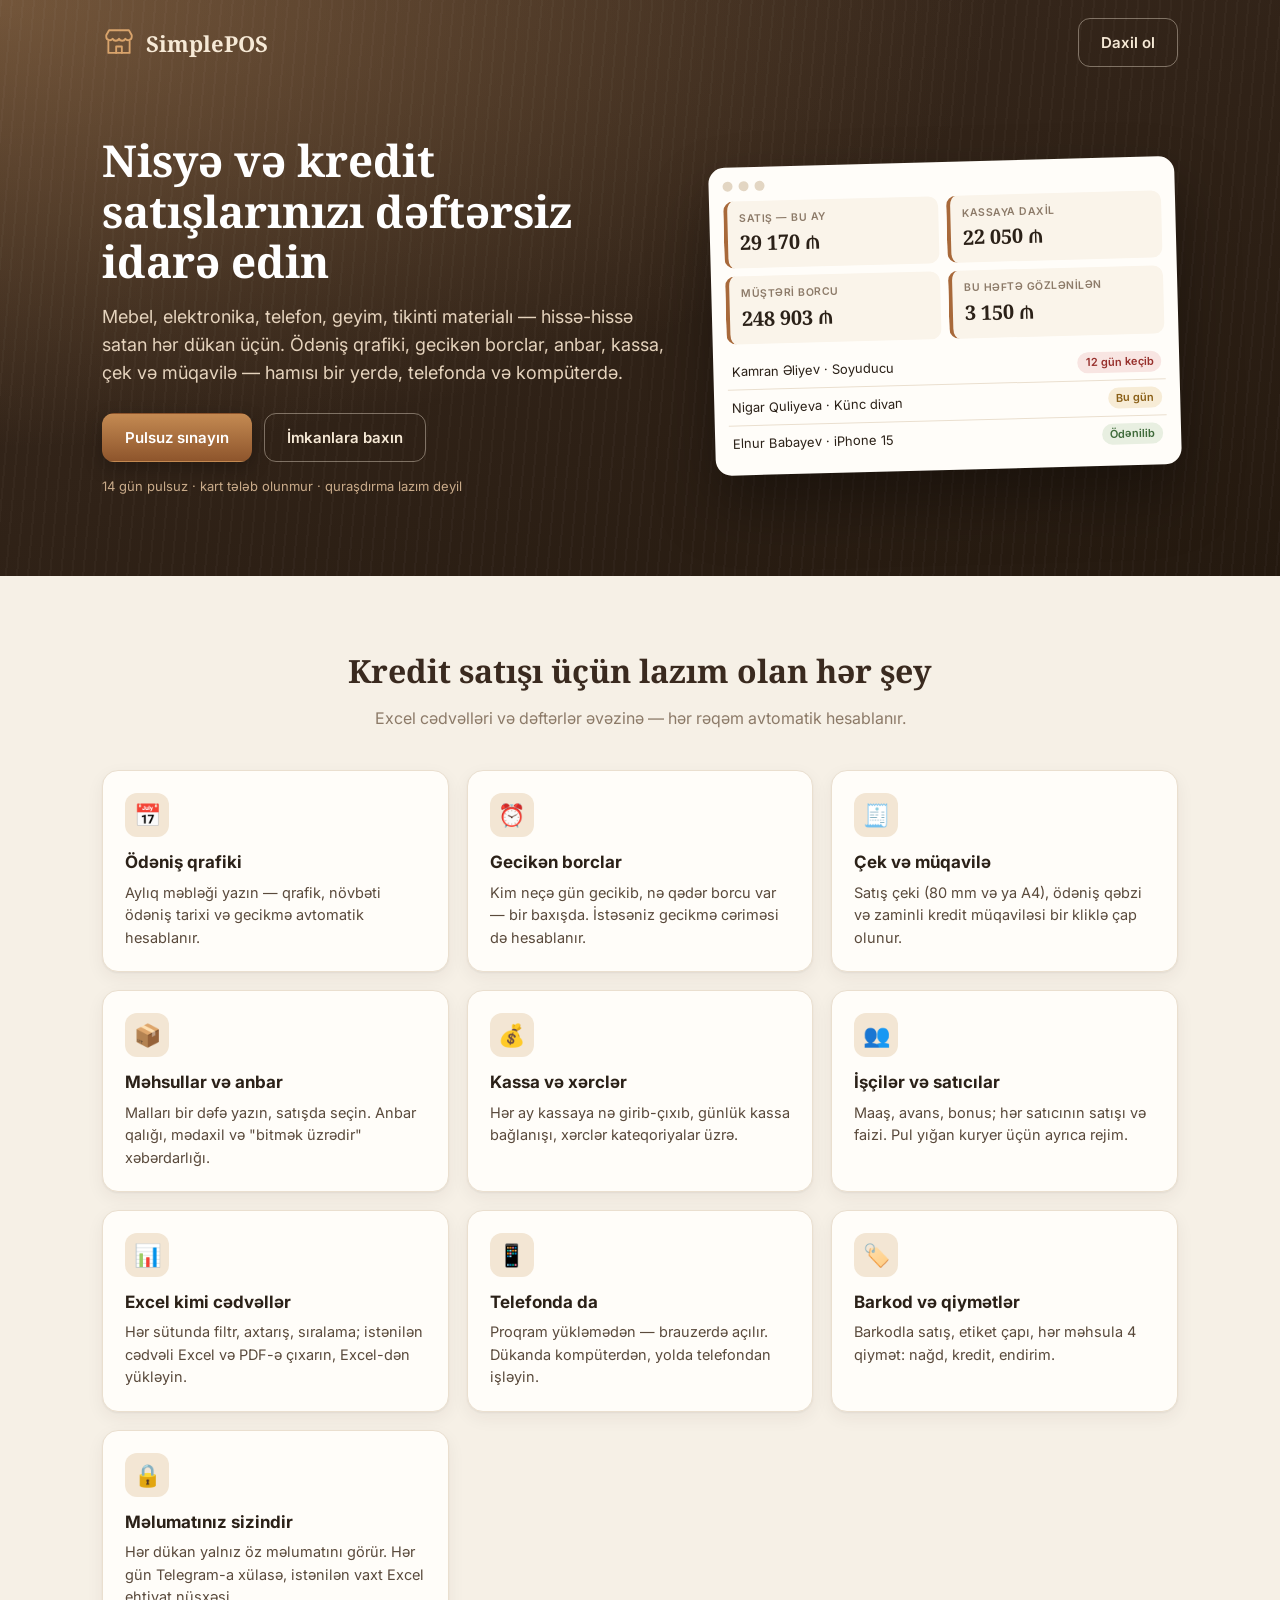
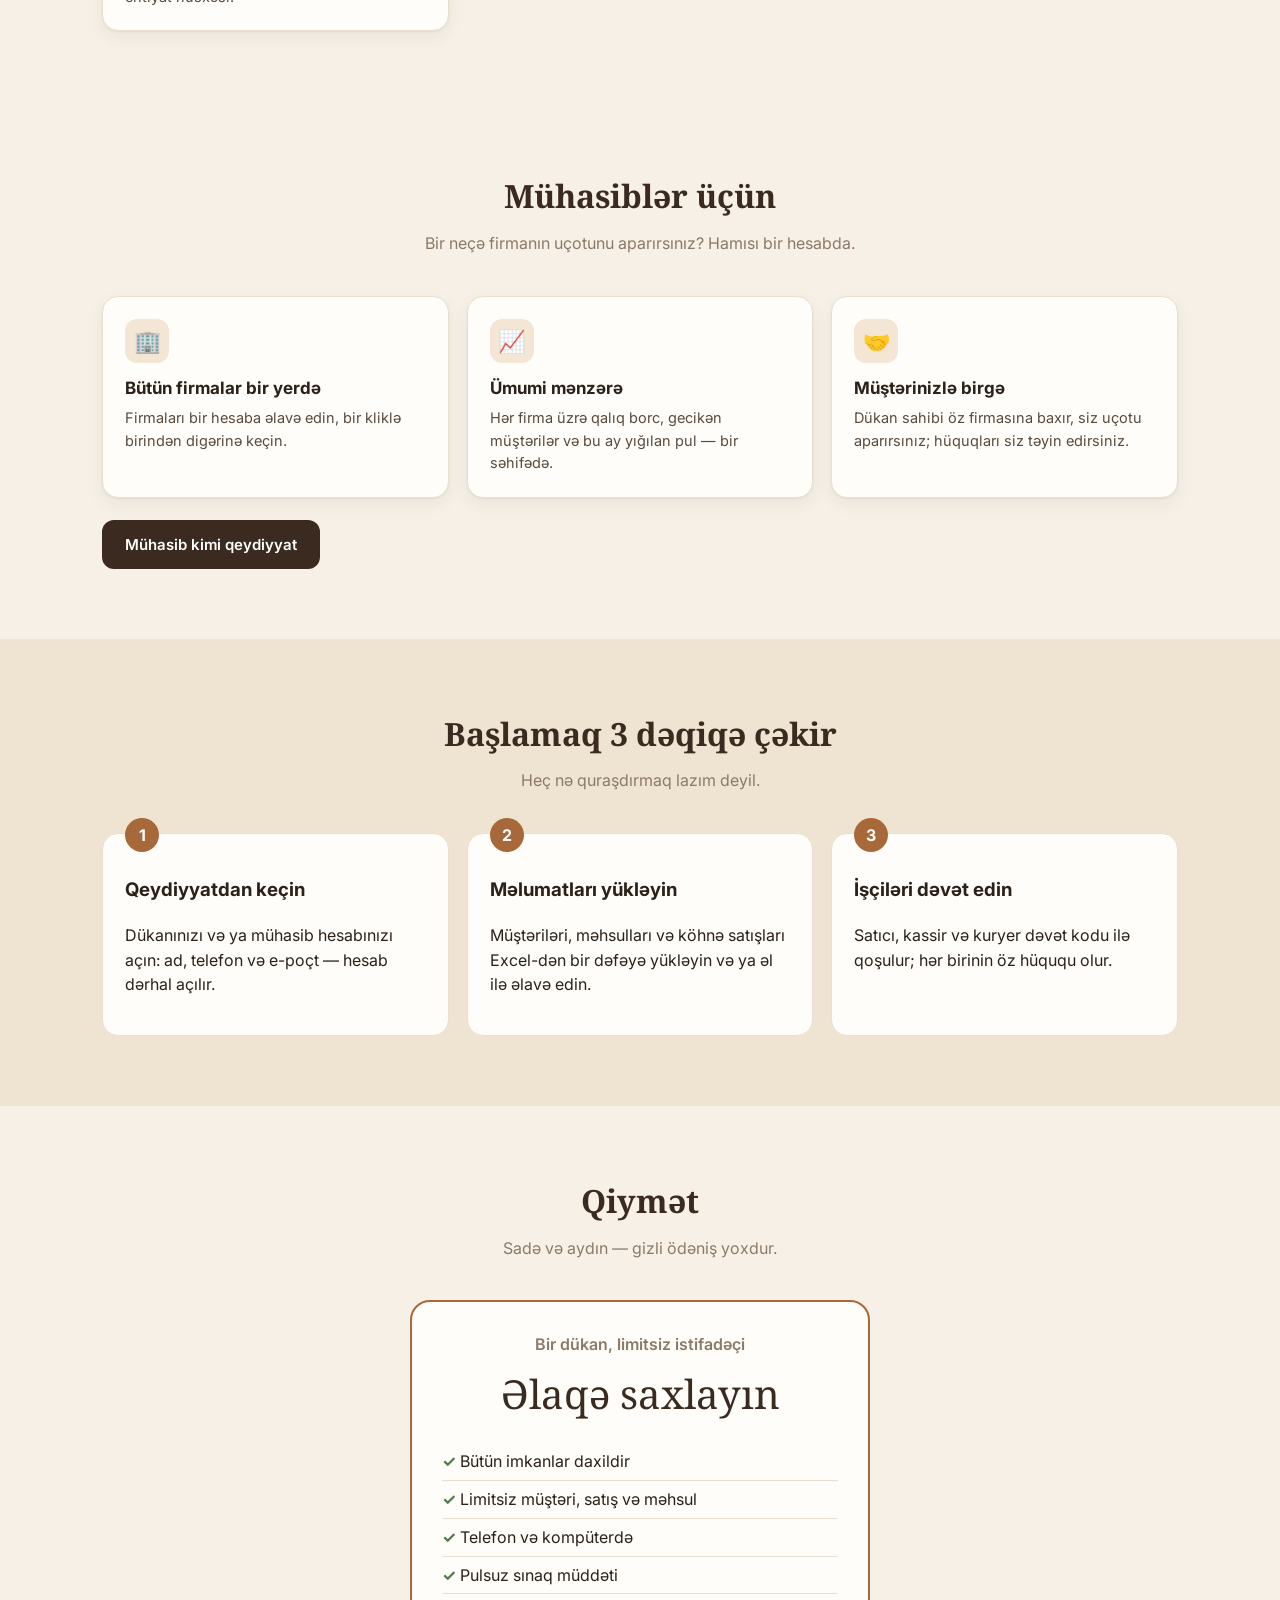
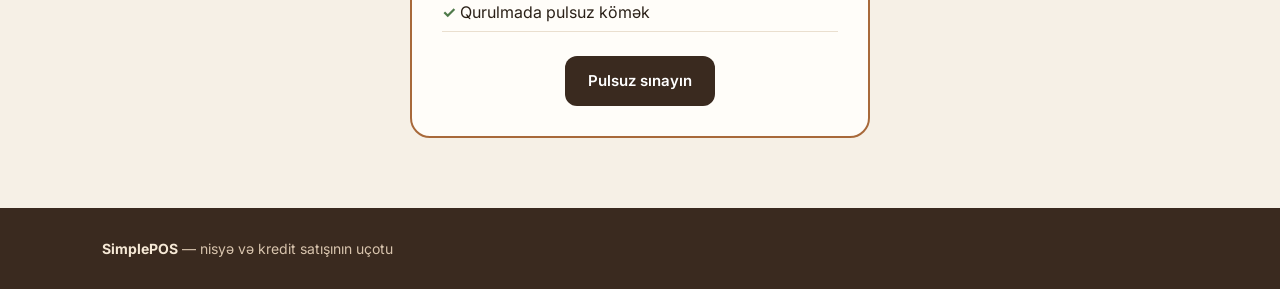
<file: tanitim/index.html>
<!DOCTYPE html>
<html lang="az">
<head>
<meta charset="UTF-8">
<meta name="viewport" content="width=device-width, initial-scale=1">
<title>SimplePOS — nisyə və kredit satışının uçotu</title>
<meta name="description" content="Hissə-hissə satış edən dükanlar və mühasiblər üçün onlayn proqram: kredit satışı, ödəniş qrafiki, gecikən borclar, anbar, kassa, çek və müqavilə. 14 gün pulsuz.">
<meta name="theme-color" content="#3a2a1f">
<link rel="preconnect" href="https://fonts.googleapis.com"><link rel="preconnect" href="https://fonts.gstatic.com" crossorigin>
<link rel="stylesheet" href="https://fonts.googleapis.com/css2?family=Inter:wght@400;500;600;700&family=Noto+Serif:wght@600;700&display=swap">
<style>
  :root{--ink:#2b2118;--muted:#8c7a68;--line:#eadfcf;--bg:#f6f0e6;--card:#fffdf9;--brand:#3a2a1f;--oak:#a8693a;--oak2:#8e552c;--gold:#d9a46c;--green:#4f7a4a}
  *{box-sizing:border-box}
  body{margin:0;font-family:Inter,system-ui,sans-serif;color:var(--ink);background:var(--bg);line-height:1.55}
  a{color:inherit}
  .wrap{max-width:1120px;margin:0 auto;padding:0 22px}
  header{background:linear-gradient(160deg,#3d2c20 0%,#24190f 100%);color:#f6e9d6;position:relative;overflow:hidden}
  header::before{content:"";position:absolute;inset:0;background:repeating-linear-gradient(95deg,rgba(255,255,255,.025) 0 2px,transparent 2px 11px),radial-gradient(ellipse at top left,rgba(217,164,108,.35),transparent 55%)}
  nav{position:relative;display:flex;justify-content:space-between;align-items:center;padding:18px 0}
  .logo{display:flex;align-items:center;gap:10px;font-family:"Noto Serif",serif;font-size:22px;font-weight:700}
  .logo svg{width:34px;height:34px;color:var(--gold)}
  .btn{display:inline-flex;align-items:center;gap:8px;padding:12px 22px;border-radius:12px;font-weight:600;text-decoration:none;border:1px solid transparent;font-size:15px}
  .btn.p{background:linear-gradient(180deg,#c48a52,var(--oak2));color:#fff;box-shadow:0 6px 18px rgba(0,0,0,.25)}
  .btn.g{border-color:rgba(246,233,214,.4);color:#f6e9d6}
  .btn.d{background:var(--brand);color:#fff}
  .hero{position:relative;display:grid;grid-template-columns:1.1fr .9fr;gap:40px;align-items:center;padding:50px 0 80px}
  .hero h1{font-family:"Noto Serif",serif;font-size:44px;line-height:1.15;margin:0 0 16px;color:#fff}
  .hero p{font-size:18px;color:#e5d3bd;margin:0 0 26px}
  .cta{display:flex;gap:12px;flex-wrap:wrap}
  .not{font-size:13px;color:#c9ab8a;margin-top:14px}
  .ekran{background:#fffdf9;border-radius:16px;box-shadow:0 30px 60px rgba(0,0,0,.35);padding:14px;color:var(--ink);transform:rotate(-1.5deg)}
  .ekran .bar{display:flex;gap:6px;margin-bottom:10px}.ekran .bar i{width:10px;height:10px;border-radius:50%;background:#e3d6c3}
  .kp{display:grid;grid-template-columns:1fr 1fr;gap:8px}
  .kp div{background:#faf4ea;border-radius:10px;padding:10px 12px;border-left:4px solid var(--oak)}
  .kp small{display:block;font-size:10.5px;text-transform:uppercase;letter-spacing:.5px;color:var(--muted);font-weight:600}
  .kp b{font-family:"Noto Serif",serif;font-size:20px}
  .sira{display:flex;justify-content:space-between;font-size:13px;padding:7px 4px;border-bottom:1px solid var(--line)}
  .badge{font-size:11px;padding:2px 8px;border-radius:20px;background:#f8e5e2;color:#97302c;font-weight:600}
  section{padding:70px 0}
  h2{font-family:"Noto Serif",serif;font-size:32px;text-align:center;margin:0 0 10px;color:var(--brand)}
  .alt{text-align:center;color:var(--muted);margin:0 auto 40px;max-width:640px}
  .grid{display:grid;grid-template-columns:repeat(3,1fr);gap:18px}
  .kart{background:var(--card);border:1px solid var(--line);border-radius:16px;padding:22px;box-shadow:0 1px 2px rgba(58,42,31,.06),0 6px 18px rgba(58,42,31,.06)}
  .kart .ik{width:44px;height:44px;border-radius:12px;background:#f3e6d4;color:var(--oak2);display:flex;align-items:center;justify-content:center;font-size:22px;margin-bottom:12px}
  .kart h3{margin:0 0 6px;font-size:17px}
  .kart p{margin:0;color:#5a4a3c;font-size:14.5px}
  .addim{counter-reset:a;display:grid;grid-template-columns:repeat(3,1fr);gap:18px}
  .addim div{background:var(--card);border-radius:16px;padding:22px;border:1px solid var(--line);position:relative}
  .addim div::before{counter-increment:a;content:counter(a);position:absolute;top:-16px;left:22px;width:34px;height:34px;border-radius:50%;background:var(--oak);color:#fff;display:flex;align-items:center;justify-content:center;font-weight:700}
  .qiymet{max-width:460px;margin:0 auto;text-align:center;background:var(--card);border:2px solid var(--oak);border-radius:20px;padding:30px}
  .qiymet .q{font-family:"Noto Serif",serif;font-size:40px;color:var(--brand);margin:6px 0}
  .qiymet ul{list-style:none;padding:0;margin:18px 0 24px;text-align:left}
  .qiymet li{padding:6px 0;border-bottom:1px solid var(--line)}.qiymet li::before{content:"✓ ";color:var(--green);font-weight:700}
  footer{background:var(--brand);color:#d8c4ad;padding:30px 0;font-size:14px}
  footer .wrap{display:flex;justify-content:space-between;gap:20px;flex-wrap:wrap;align-items:center}
  @media (max-width:860px){ .hero{grid-template-columns:1fr;padding:20px 0 50px} .hero h1{font-size:32px} .grid,.addim{grid-template-columns:1fr} .ekran{transform:none} section{padding:50px 0} }
</style>
</head>
<body>
<header>
  <div class="wrap">
    <nav><div class="logo"><svg viewBox="0 0 48 48" fill="none" stroke="currentColor" stroke-width="2.6" stroke-linecap="round" stroke-linejoin="round"><path d="M9 21v17h30V21"/><path d="M6 13l4-7h28l4 7v2a5 5 0 0 1-9 3 5 5 0 0 1-9 0 5 5 0 0 1-9 0 5 5 0 0 1-9-3z"/><path d="M20 38v-9h8v9"/></svg>SimplePOS</div>
      <a class="btn g" href="../app/">Daxil ol</a></nav>
    <div class="hero">
      <div>
        <h1>Nisyə və kredit satışlarınızı dəftərsiz idarə edin</h1>
        <p>Mebel, elektronika, telefon, geyim, tikinti materialı — hissə-hissə satan hər dükan üçün. Ödəniş qrafiki, gecikən borclar, anbar, kassa, çek və müqavilə — hamısı bir yerdə, telefonda və kompüterdə.</p>
        <div class="cta"><a class="btn p" href="../app/#qeyd">Pulsuz sınayın</a><a class="btn g" href="#imkanlar">İmkanlara baxın</a></div>
        <div class="not" id="sinaqnot">14 gün pulsuz · kart tələb olunmur · quraşdırma lazım deyil</div>
      </div>
      <div class="ekran" aria-hidden="true">
        <div class="bar"><i></i><i></i><i></i></div>
        <div class="kp"><div><small>Satış — bu ay</small><b>29 170 ₼</b></div><div><small>Kassaya daxil</small><b>22 050 ₼</b></div>
          <div><small>Müştəri borcu</small><b>248 903 ₼</b></div><div><small>Bu həftə gözlənilən</small><b>3 150 ₼</b></div></div>
        <div style="margin-top:10px">
          <div class="sira"><span>Kamran Əliyev · Soyuducu</span><span class="badge">12 gün keçib</span></div>
          <div class="sira"><span>Nigar Quliyeva · Künc divan</span><span class="badge" style="background:#f7ecd6;color:#8a5f16">Bu gün</span></div>
          <div class="sira" style="border:0"><span>Elnur Babayev · iPhone 15</span><span class="badge" style="background:#e8efe1;color:#3f6a3a">Ödənilib</span></div>
        </div>
      </div>
    </div>
  </div>
</header>

<section id="imkanlar">
  <div class="wrap">
    <h2>Kredit satışı üçün lazım olan hər şey</h2>
    <p class="alt">Excel cədvəlləri və dəftərlər əvəzinə — hər rəqəm avtomatik hesablanır.</p>
    <div class="grid">
      <div class="kart"><div class="ik">📅</div><h3>Ödəniş qrafiki</h3><p>Aylıq məbləği yazın — qrafik, növbəti ödəniş tarixi və gecikmə avtomatik hesablanır.</p></div>
      <div class="kart"><div class="ik">⏰</div><h3>Gecikən borclar</h3><p>Kim neçə gün gecikib, nə qədər borcu var — bir baxışda. İstəsəniz gecikmə cəriməsi də hesablanır.</p></div>
      <div class="kart"><div class="ik">🧾</div><h3>Çek və müqavilə</h3><p>Satış çeki (80 mm və ya A4), ödəniş qəbzi və zaminli kredit müqaviləsi bir kliklə çap olunur.</p></div>
      <div class="kart"><div class="ik">📦</div><h3>Məhsullar və anbar</h3><p>Malları bir dəfə yazın, satışda seçin. Anbar qalığı, mədaxil və "bitmək üzrədir" xəbərdarlığı.</p></div>
      <div class="kart"><div class="ik">💰</div><h3>Kassa və xərclər</h3><p>Hər ay kassaya nə girib-çıxıb, günlük kassa bağlanışı, xərclər kateqoriyalar üzrə.</p></div>
      <div class="kart"><div class="ik">👥</div><h3>İşçilər və satıcılar</h3><p>Maaş, avans, bonus; hər satıcının satışı və faizi. Pul yığan kuryer üçün ayrıca rejim.</p></div>
      <div class="kart"><div class="ik">📊</div><h3>Excel kimi cədvəllər</h3><p>Hər sütunda filtr, axtarış, sıralama; istənilən cədvəli Excel və PDF-ə çıxarın, Excel-dən yükləyin.</p></div>
      <div class="kart"><div class="ik">📱</div><h3>Telefonda da</h3><p>Proqram yükləmədən — brauzerdə açılır. Dükanda kompüterdən, yolda telefondan işləyin.</p></div>
      <div class="kart"><div class="ik">🏷️</div><h3>Barkod və qiymətlər</h3><p>Barkodla satış, etiket çapı, hər məhsula 4 qiymət: nağd, kredit, endirim.</p></div>
      <div class="kart"><div class="ik">🔒</div><h3>Məlumatınız sizindir</h3><p>Hər dükan yalnız öz məlumatını görür. Hər gün Telegram-a xülasə, istənilən vaxt Excel ehtiyat nüsxəsi.</p></div>
    </div>
  </div>
</section>

<section id="muhasib">
  <div class="wrap">
    <h2>Mühasiblər üçün</h2>
    <p class="alt">Bir neçə firmanın uçotunu aparırsınız? Hamısı bir hesabda.</p>
    <div class="grid">
      <div class="kart"><div class="ik">🏢</div><h3>Bütün firmalar bir yerdə</h3><p>Firmaları bir hesaba əlavə edin, bir kliklə birindən digərinə keçin.</p></div>
      <div class="kart"><div class="ik">📈</div><h3>Ümumi mənzərə</h3><p>Hər firma üzrə qalıq borc, gecikən müştərilər və bu ay yığılan pul — bir səhifədə.</p></div>
      <div class="kart"><div class="ik">🤝</div><h3>Müştərinizlə birgə</h3><p>Dükan sahibi öz firmasına baxır, siz uçotu aparırsınız; hüquqları siz təyin edirsiniz.</p></div>
    </div>
    <div class="cta" style="margin-top:22px"><a class="btn d" href="../app/#muhasib">Mühasib kimi qeydiyyat</a></div>
  </div>
</section>

<section style="background:#efe4d2">
  <div class="wrap">
    <h2>Başlamaq 3 dəqiqə çəkir</h2>
    <p class="alt">Heç nə quraşdırmaq lazım deyil.</p>
    <div class="addim">
      <div><h3>Qeydiyyatdan keçin</h3><p>Dükanınızı və ya mühasib hesabınızı açın: ad, telefon və e-poçt — hesab dərhal açılır.</p></div>
      <div><h3>Məlumatları yükləyin</h3><p>Müştəriləri, məhsulları və köhnə satışları Excel-dən bir dəfəyə yükləyin və ya əl ilə əlavə edin.</p></div>
      <div><h3>İşçiləri dəvət edin</h3><p>Satıcı, kassir və kuryer dəvət kodu ilə qoşulur; hər birinin öz hüququ olur.</p></div>
    </div>
  </div>
</section>

<section>
  <div class="wrap">
    <h2>Qiymət</h2>
    <p class="alt">Sadə və aydın — gizli ödəniş yoxdur.</p>
    <div class="qiymet">
      <div style="color:var(--muted);font-weight:600">Bir dükan, limitsiz istifadəçi</div>
      <div class="q" id="qiymet">Əlaqə saxlayın</div>
      <ul><li>Bütün imkanlar daxildir</li><li>Limitsiz müştəri, satış və məhsul</li><li>Telefon və kompüterdə</li><li>Pulsuz sınaq müddəti</li><li>Qurulmada pulsuz kömək</li></ul>
      <a class="btn d" href="../app/#qeyd">Pulsuz sınayın</a>
    </div>
  </div>
</section>

<footer>
  <div class="wrap">
    <div><b style="color:#f6e9d6">SimplePOS</b> — nisyə və kredit satışının uçotu</div>
    <div id="elaqe"></div>
  </div>
</footer>

<script src="../app/config.js"></script>
<script>
(async () => {
  try {
    const C = window.SAT_CONFIG || {};
    const r = await fetch(C.SUPABASE_URL + '/rest/v1/sistem?select=acar,deyer', { headers: { apikey: C.SUPABASE_ANON_KEY } });
    const S = Object.fromEntries((await r.json()).map(x => [x.acar, x.deyer || '']));
    const e = t => String(t).replace(/[&<>"]/g, c => ({ '&': '&amp;', '<': '&lt;', '>': '&gt;', '"': '&quot;' }[c]));
    if (S.qiymet) document.getElementById('qiymet').textContent = S.qiymet;
    if (S.sinaq_gun) document.getElementById('sinaqnot').textContent = `${S.sinaq_gun} gün pulsuz · kart tələb olunmur · quraşdırma lazım deyil`;
    const w = (S.elaqe_whatsapp || '').replace(/\D/g, '');
    document.getElementById('elaqe').innerHTML = [S.elaqe_telefon && `📞 <a href="tel:${e(S.elaqe_telefon.replace(/\s/g, ''))}">${e(S.elaqe_telefon)}</a>`,
      w && `<a href="https://wa.me/${w}" target="_blank">WhatsApp</a>`].filter(Boolean).join(' · ');
  } catch (_) {}
})();
</script>
</body>
</html>
</file>
